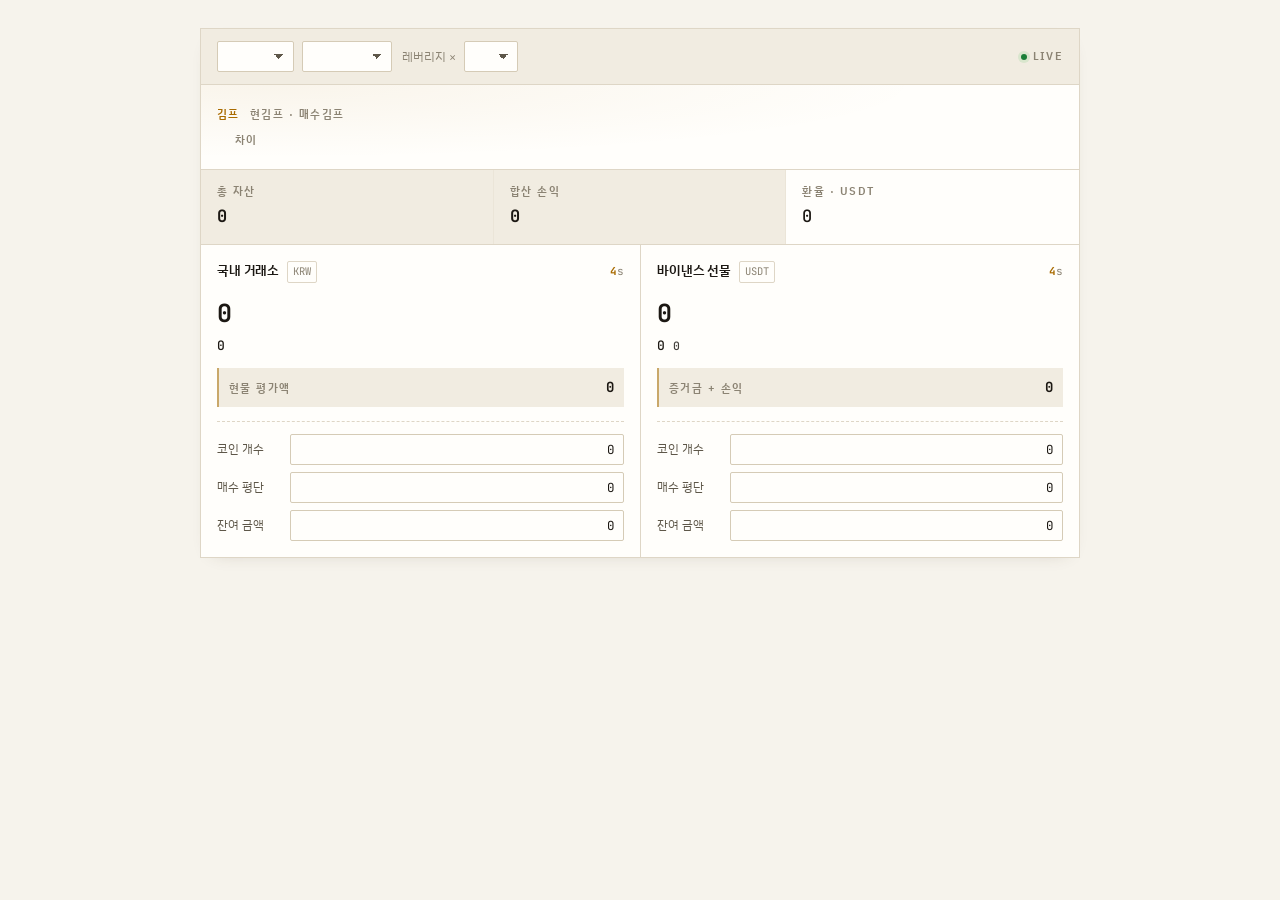
<file: index.html>
<!DOCTYPE html>
<html lang="ko">

<head>
  <meta charset="UTF-8">
  <meta name="viewport" content="width=device-width, initial-scale=1.0">
  <title>김프 터미널</title>
  <link rel="preconnect" href="https://fonts.googleapis.com">
  <link rel="preconnect" href="https://fonts.gstatic.com" crossorigin>
  <link rel="stylesheet"
    href="https://fonts.googleapis.com/css2?family=IBM+Plex+Sans+KR:wght@400;500;600&family=JetBrains+Mono:wght@400;500;700&display=swap">
  <link rel="stylesheet" href="src/terminal.css" />
</head>

<body>
  <div class="terminal">

    <header class="bar">
      <select name="exchangeChoice" class="exchangeChoice" aria-label="국내 거래소" onchange="settingCoin()">
        <option value="BITHUMB" selected>빗썸</option>
        <option value="UPBIT">업비트</option>
      </select>
      <select name="coinChoice" class="coinChoice" aria-label="종목" onchange="settingCoin()">
        <option value="BTC" selected>비트코인</option>
        <option value="XRP">리플</option>
        <option value="ETH">이더리움</option>
      </select>
      <span class="lev-pre">레버리지 &times;</span>
      <select name="leverageChoice" class="leverageChoice" aria-label="레버리지" onchange="settingCoin()">
        <option value="1" selected>1</option>
        <option value="2">2</option>
        <option value="3">3</option>
        <option value="4">4</option>
        <option value="5">5</option>
        <option value="6">6</option>
        <option value="7">7</option>
        <option value="8">8</option>
        <option value="9">9</option>
        <option value="10">10</option>
      </select>
      <span class="status"><span class="dot"></span>LIVE</span>
    </header>

    <section class="hero">
      <div class="hero-head">
        <span class="eyebrow k">김프</span>
        <span class="eyebrow">현김프 &middot; 매수김프</span>
      </div>
      <div class="hero-row">
        <p id="currentSellPremium" class="premium_value hero-figure"></p>
        <span class="hero-delta">
          <span class="k">차이</span>
          <p id="benefitPremium" class="benefitPremium_value"></p>
        </span>
      </div>
    </section>

    <section class="strip">
      <div class="cell accent">
        <span class="eyebrow k">총 자산</span>
        <p id="totalValue" class="v">0</p>
      </div>
      <div class="cell accent">
        <span class="eyebrow k">합산 손익</span>
        <p id="benefitValue" class="v">0</p>
      </div>
      <div class="cell">
        <span class="eyebrow k">환율 &middot; USDT</span>
        <p id="exchangeValue" class="v">0</p>
      </div>
    </section>

    <section class="ledger">

      <div class="book">
        <div class="book-head">
          <span class="venue">국내 거래소</span>
          <span class="sym">KRW</span>
          <span class="upbitTimer timer">0</span>
        </div>
        <p id="upbitPrice" class="price">0</p>
        <div class="pnl">
          <span class="upbitBenefit benefit">0</span>
        </div>
        <div class="valuation">
          <span class="eyebrow">현물 평가액</span>
          <span id="upbitValue" class="v">0</span>
        </div>
        <ul class="fields">
          <li>
            <p>코인 개수</p>
            <input id="upbitInput" type="number" value="10" />
          </li>
          <li>
            <p>매수 평단</p>
            <input id="sellUpbitInput" type="number" value="0" />
          </li>
          <li>
            <p id="upbitDregsTitle">잔여 금액</p>
            <input id="upbitDregsInput" type="number" value="0" />
          </li>
        </ul>
      </div>

      <div class="book">
        <div class="book-head">
          <span class="venue">바이낸스 선물</span>
          <span class="sym">USDT</span>
          <span class="binanceTimer timer">0</span>
        </div>
        <p id="binancePrice" class="price">0</p>
        <div class="pnl">
          <span class="binanceBenefitKRW benefit">0</span>
          <span class="binanceBenefit benefit">0</span>
        </div>
        <div class="valuation">
          <span class="eyebrow">증거금 + 손익</span>
          <span id="binanceValue" class="v">0</span>
        </div>
        <ul class="fields">
          <li>
            <p>코인 개수</p>
            <input id="binanceInput" type="number" />
          </li>
          <li>
            <p>매수 평단</p>
            <input id="sellBinanceInput" type="number" value="0" />
          </li>
          <li>
            <p id="binanceDregsTitle">잔여 금액</p>
            <input id="binanceDregsInput" type="number" value="0" />
          </li>
        </ul>
      </div>

    </section>
  </div>

  <script src="src/index.js"></script>
</body>

</html>
</file>
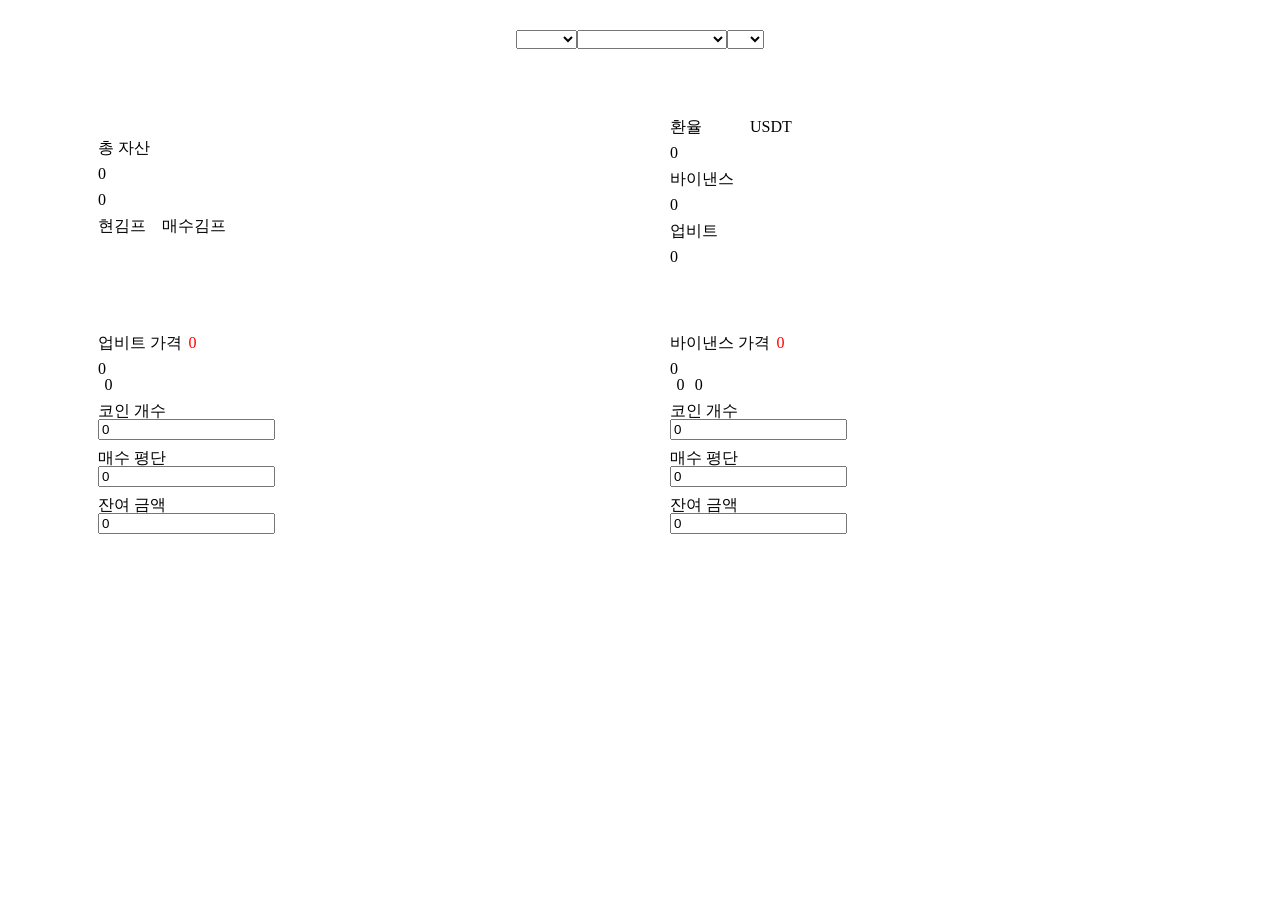
<file: classic.html>
<!DOCTYPE html>
<html lang="en">

<head>
  <meta charset="UTF-8">
  <meta name="viewport" content="width=device-width, initial-scale=1.0">
  <title>Document</title>
  <link rel="stylesheet" href="src/style.css" />
  <link rel="stylesheet" href="src/reset.css" />
  <style>
    p {
      margin-top: 10px;
    }
  </style>
</head>

<body>
  <div class="middle-container container">
    <div class="selectCoin column">
      <div class="titleContainer coinSelecterContainer">
        <select name="exchangeChoice" class="exchangeChoice" onchange="settingCoin()">
          <option value="BITHUMB" selected>빗썸</option>
          <option value="UPBIT">업비트</option>
        </select>
        <select name="coinChoice" class="coinChoice" onchange="settingCoin()">
          <option value="BTC" selected>비트코인</option>
          <option value="XRP">리플</option>
          <option value="ETH">이더리움</option>
        </select>
        <select name="leverageChoice" class="leverageChoice" onchange="settingCoin()">
          <option value="1" selected>1</option>
          <option value="2">2</option>
          <option value="3">3</option>
          <option value="4">4</option>
          <option value="5">5</option>
          <option value="6">6</option>
          <option value="7">7</option>
          <option value="8">8</option>
          <option value="9">9</option>
          <option value="10">10</option>
        </select>
      </div>
    </div>
  </div>
  <div class="top-container container">
    <div class="binance_value column">
      <div class="titleContainer">
        <p id="totalValueTitle" class="title">총 자산</p>
        <p id="totalValue" class="coin_value">0</p>
        <p id="benefitValue" class="coin_value">0</p>
      </div>
      <div class="titleContainer">
        <p id="currentSellPremiumTitle" class="title">현김프　매수김프</p>
        <p id="currentSellPremium" class="premium_value"></p>
        <p id="benefitPremium" class="benefitPremium_value"></p>
      </div>
    </div>
    <div class="upbit_value column">
      <div class="titleContainer">
        <p id="exchangeValueTitle" class="title">환율　　　USDT</p>
        <p id="exchangeValue" class="coin_value">0</p>
      </div>
      <div class="titleContainer">
        <p id="binanceValueTitle" class="title">바이낸스</p>
        <p id="binanceValue" class="coin_value">0</p>
      </div>
      <div class="titleContainer">
        <p id="upbitValueTitle" class="title">업비트</p>
        <p id="upbitValue" class="coin_value">0</p>
      </div>
    </div>
  </div>
  <div class="middle-container container">
    <div class="my_upbit column">
      <div class="titleContainer">
        <p id="upbitPriceTitle" class="title">업비트 가격<span class="upbitTimer timer">0</span></p>
        <p id="upbitPrice" class="coin_price">0</p><span class="upbitBenefit benefit">0</span>
      </div>
      <div class="InputContainer">
        <ul>
          <li>
            <p>코인 개수</p>
            <input id="upbitInput" type="number" value="10" />
          </li>
          <li>
            <p>매수 평단</p>
            <input id="sellUpbitInput" type="number" value="0" />
          </li>
          <li>
            <p id="upbitDregsTitle">잔여 금액</p>
            <input id=upbitDregsInput type="number" value="0" />
          </li>
        </ul>
      </div>
    </div>
    <div class="my_binance column">
      <div class="titleContainer">
        <p id="binancePriceTitle" class="title">바이낸스 가격<span class="binanceTimer timer">0</span></p>
        <p id="binancePrice" class="coin_price">0</p>
        <span class="binanceBenefitKRW benefit">0</span>
        <span class="binanceBenefit benefit">0</span>
      </div>
      <div class="InputContainer">
        <ul>
          <li>
            <p>코인 개수</p>
            <input id="binanceInput" type="number" />
          </li>
          <li>
            <p>매수 평단</p>
            <input id="sellBinanceInput" type="number" value="0" />
          </li>
          <li>
            <p id="binanceDregsTitle">잔여 금액</p>
            <input id=binanceDregsInput type="number" value="0" />
          </li>
        </ul>
      </div>
    </div>
  </div>
  <script src="src/index.js"></script>
</body>

</html>
</file>
<file: src/terminal.css>
/* ══════════════════════════════════════════════════════════════════════
   김프 터미널 — PremiumTrading 리디자인 시안
   다크 우선. 액센트는 앰버(거래소 단자 계보), 의미색(손익)은 액센트와 분리.
   중립색은 앰버 쪽으로 편향시킨 웜 차콜 — 고른 회색이 아니라 선택된 회색.
   ══════════════════════════════════════════════════════════════════════ */

/* ── tokens: bare :root = 다크 (다크 우선 설계) ────────────────────── */
:root{
  --ground:#12110f; --panel:#1b1917; --panel-2:#242019; --panel-3:#2d2820;
  --rule:#342f27; --rule-soft:#262219;
  --ink:#ede8dd; --ink-mid:#a49c8f; --ink-dim:#736c60;
  --amber:#f0a830; --amber-dim:#8a6520; --amber-wash:#f0a8300f;
  --gain:#3fb950; --loss:#f0503a;
  --field:#0c0b09; --field-line:#3a352b;
  --shadow:0 1px 0 #ffffff08 inset, 0 8px 24px -12px #00000080;
}
/* ── 시스템이 라이트일 때 (명시적 다크 선택은 이김) ───────────────── */
@media (prefers-color-scheme: light){
  :root:not([data-theme="dark"]){
    --ground:#f6f3ec; --panel:#fffefb; --panel-2:#f1ece1; --panel-3:#e8e2d4;
    --rule:#ded6c6; --rule-soft:#ebe5d8;
    --ink:#1c1813; --ink-mid:#5e5749; --ink-dim:#8b8373;
    --amber:#a96b00; --amber-dim:#c9a86a; --amber-wash:#a96b0010;
    --gain:#1a7f37; --loss:#c4320a;
    --field:#fffefb; --field-line:#d5cbb6;
    --shadow:0 1px 0 #ffffff inset, 0 6px 18px -14px #4a3f2a55;
  }
}
/* ── 명시적 라이트 선택 ───────────────────────────────────────────── */
:root[data-theme="light"]{
  --ground:#f6f3ec; --panel:#fffefb; --panel-2:#f1ece1; --panel-3:#e8e2d4;
  --rule:#ded6c6; --rule-soft:#ebe5d8;
  --ink:#1c1813; --ink-mid:#5e5749; --ink-dim:#8b8373;
  --amber:#a96b00; --amber-dim:#c9a86a; --amber-wash:#a96b0010;
  --gain:#1a7f37; --loss:#c4320a;
  --field:#fffefb; --field-line:#d5cbb6;
  --shadow:0 1px 0 #ffffff inset, 0 6px 18px -14px #4a3f2a55;
}

*{box-sizing:border-box}
body{
  margin:0; background:var(--ground); color:var(--ink);
  font-family:"IBM Plex Sans KR","Malgun Gothic","Apple SD Gothic Neo",system-ui,sans-serif;
  font-size:14px; line-height:1.5;
  padding-block:28px; padding-left:16px; padding-right:16px;
  -webkit-font-smoothing:antialiased;
}
/* 숫자는 전부 등폭 + 자릿수 정렬 */
.num,.hero-figure,input[type=number],select{
  font-family:"JetBrains Mono",ui-monospace,SFMono-Regular,Menlo,monospace;
  font-variant-numeric:tabular-nums; font-feature-settings:"tnum" 1;
}
.eyebrow{
  font-size:10.5px; font-weight:600; letter-spacing:.14em; text-transform:uppercase;
  color:var(--ink-dim);
}

/* ── 단자 본체 ────────────────────────────────────────────────────── */
.terminal{
  max-width:880px; margin:0 auto;
  background:var(--panel); border:1px solid var(--rule);
  box-shadow:var(--shadow);
}

/* ── 계기 바 ──────────────────────────────────────────────────────── */
.bar{
  display:flex; flex-wrap:wrap; align-items:center; gap:8px;
  padding:12px 16px; background:var(--panel-2);
  border-bottom:1px solid var(--rule);
}
.bar select{
  appearance:none; -webkit-appearance:none;
  background:var(--field); color:var(--ink);
  border:1px solid var(--field-line); border-radius:2px;
  padding:6px 26px 6px 10px; font-size:12.5px; font-weight:500;
  background-image:linear-gradient(45deg,transparent 50%,var(--ink-mid) 50%),linear-gradient(135deg,var(--ink-mid) 50%,transparent 50%);
  background-position:calc(100% - 14px) 52%,calc(100% - 9px) 52%;
  background-size:5px 5px,5px 5px; background-repeat:no-repeat;
  cursor:pointer;
}
.bar select:hover{border-color:var(--amber-dim)}
.bar .lev-pre{color:var(--ink-dim); font-size:12px; margin-left:2px}
.bar .status{
  margin-left:auto; display:flex; align-items:center; gap:6px;
  font-size:10.5px; font-weight:600; letter-spacing:.12em; color:var(--ink-dim);
}
.dot{width:6px;height:6px;border-radius:50%;background:var(--gain);box-shadow:0 0 0 3px #3fb95022}
@media (prefers-reduced-motion:no-preference){ .dot{animation:pulse 2.4s ease-in-out infinite} }
@keyframes pulse{0%,100%{opacity:1}50%{opacity:.35}}

/* ── 김프 히어로 — 과감함을 여기 한 곳에만 쓴다 ──────────────────── */
.hero{
  padding:22px 16px 20px; border-bottom:1px solid var(--rule);
  background:
    radial-gradient(120% 140% at 8% 0%, var(--amber-wash) 0%, transparent 62%),
    var(--panel);
}
.hero-head{display:flex; align-items:baseline; gap:10px; flex-wrap:wrap; margin-bottom:10px}
.hero-head .k{color:var(--amber)}
.hero-row{display:flex; align-items:baseline; gap:18px; flex-wrap:wrap}
.hero-figure{
  margin:0; font-size:clamp(30px,7.4vw,50px); font-weight:700;
  letter-spacing:-.02em; line-height:1; white-space:nowrap;
}
.hero-figure:not(:empty)::after{content:"%"; font-size:.44em; font-weight:500; color:var(--ink-dim); margin-left:.18em}
.hero-delta{display:flex; align-items:baseline; gap:7px}
.hero-delta .k{font-size:10.5px; font-weight:600; letter-spacing:.12em; color:var(--ink-dim)}
.benefitPremium_value{
  margin:0; font-family:"JetBrains Mono",ui-monospace,monospace;
  font-variant-numeric:tabular-nums; font-size:17px; font-weight:700;
}

/* ── 집계 스트립 ──────────────────────────────────────────────────── */
.strip{display:grid; grid-template-columns:repeat(3,1fr); border-bottom:1px solid var(--rule)}
.cell{padding:14px 16px; border-right:1px solid var(--rule-soft); min-width:0}
.cell:last-child{border-right:0}
.cell .k{display:block; margin-bottom:5px}
.cell .v{
  margin:0; font-family:"JetBrains Mono",ui-monospace,monospace;
  font-variant-numeric:tabular-nums; font-size:17px; font-weight:500;
  white-space:nowrap; overflow:hidden; text-overflow:ellipsis;
}
.cell.accent{background:var(--panel-2)}
.cell.accent .v{font-weight:700}

/* ── 원장 2열 ─────────────────────────────────────────────────────── */
.ledger{display:grid; grid-template-columns:1fr 1fr}
.book{padding:16px; min-width:0}
.book + .book{border-left:1px solid var(--rule)}
.book-head{display:flex; align-items:baseline; gap:8px; flex-wrap:wrap; margin-bottom:12px}
.book-head .venue{font-size:13px; font-weight:600; letter-spacing:-.01em}
.book-head .sym{
  font-family:"JetBrains Mono",ui-monospace,monospace; font-size:10.5px;
  color:var(--ink-dim); padding:2px 5px; border:1px solid var(--rule); border-radius:2px;
}
.timer{
  margin-left:auto; font-family:"JetBrains Mono",ui-monospace,monospace;
  font-variant-numeric:tabular-nums; font-size:11px; font-weight:700;
  color:var(--amber); min-width:1.2em; text-align:right;
}
.timer:not(:empty)::after{content:"s"; font-weight:400; color:var(--ink-dim)}

.price{
  margin:0 0 4px; font-family:"JetBrains Mono",ui-monospace,monospace;
  font-variant-numeric:tabular-nums; font-size:clamp(19px,3.4vw,25px);
  font-weight:700; letter-spacing:-.015em; white-space:nowrap;
  overflow:hidden; text-overflow:ellipsis;
}
.pnl{
  display:flex; align-items:baseline; gap:8px; flex-wrap:wrap;
  font-family:"JetBrains Mono",ui-monospace,monospace;
  font-variant-numeric:tabular-nums; font-size:13px; font-weight:500;
  min-height:1.5em;
}
.pnl .benefit{margin:0}
.pnl .binanceBenefit{font-size:11.5px; opacity:.82}

.valuation{
  display:flex; justify-content:space-between; align-items:baseline; gap:10px;
  margin:12px 0 0; padding:9px 10px;
  background:var(--panel-2); border-left:2px solid var(--amber-dim);
}
.valuation .v{
  font-family:"JetBrains Mono",ui-monospace,monospace;
  font-variant-numeric:tabular-nums; font-size:14px; font-weight:700; white-space:nowrap;
}

/* ── 입력부 ───────────────────────────────────────────────────────── */
.fields{list-style:none; margin:14px 0 0; padding:12px 0 0; border-top:1px dashed var(--rule); display:grid; gap:7px}
.fields li{display:grid; grid-template-columns:4.6em 1fr; align-items:center; gap:9px}
.fields p{margin:0; font-size:11.5px; color:var(--ink-mid)}
.fields input{
  width:100%; min-width:0; background:var(--field); color:var(--ink);
  border:1px solid var(--field-line); border-radius:2px;
  padding:6px 8px; font-size:12.5px; text-align:right;
}
.fields input:hover{border-color:var(--amber-dim)}
.fields input::-webkit-outer-spin-button,.fields input::-webkit-inner-spin-button{-webkit-appearance:none;margin:0}
.fields input[type=number]{-moz-appearance:textfield}

:where(select,input):focus-visible{outline:2px solid var(--amber); outline-offset:1px; border-color:var(--amber)}

/* ══ 핵심: index.js:118-124 가 박는 인라인 색을 CSS 가 되찾는다 ══════
   JS 는 style.color="red"/"green" 만 쓴다 → "color: red;" 로 직렬화된다.
   스타일시트의 !important 가 인라인 일반 선언을 이기므로 JS 무수정으로
   테마 팔레트를 적용할 수 있다. 손익 색 관례는 현재 그대로(손실 빨강). */
[style*="color: red"]  {color:var(--loss) !important}
[style*="color: green"]{color:var(--gain) !important}


/* ── 좁은 화면: 한 열로 ───────────────────────────────────────────── */
@media (max-width:640px){
  .strip{grid-template-columns:1fr}
  .cell{border-right:0; border-bottom:1px solid var(--rule-soft)}
  .cell:last-child{border-bottom:0}
  .ledger{grid-template-columns:1fr}
  .book + .book{border-left:0; border-top:1px solid var(--rule)}
  .bar .status{margin-left:0; width:100%}
}
</file>
<file: src/style.css>
body {
  box-sizing: border-box;
}
ul {
  list-style: none;
}
p {
  margin-bottom: 3vw;
}
.container {
  display: flex;
  justify-content: center;
  align-items: center;
}
.column {
  width: 40%;
  margin: 30px;
  display: flex;
  flex-direction: column;
  justify-content: center;
}
.timer {
  margin-left: 0.5vw;
  color: red;
}
.coinChoice {
  width: 150px;
}

.coinSelecterContainer {
  display: flex;
  justify-content: center;
}
.benefit {
  margin-left: 0.5vw;
}
</file>
